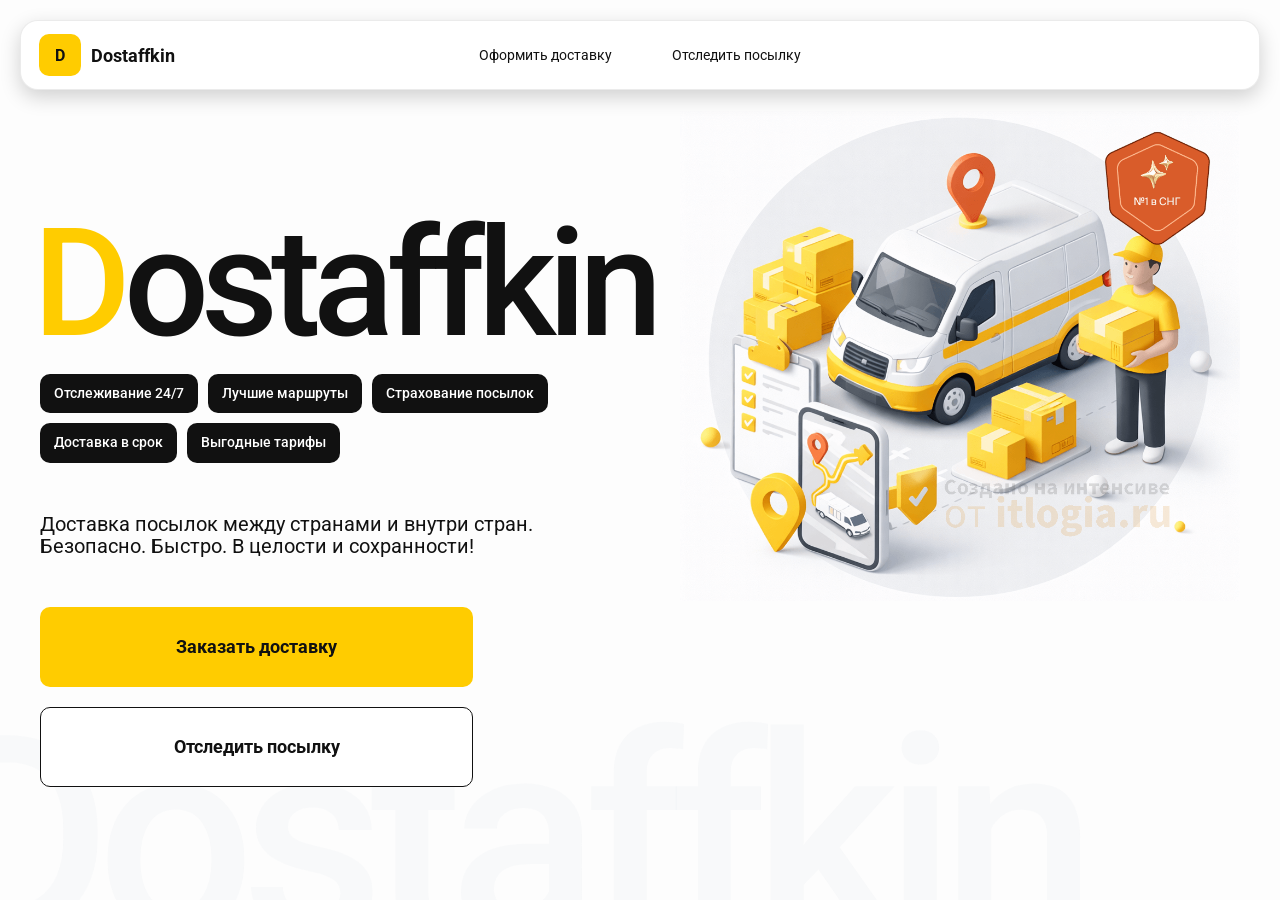
<file: index.html>
<!doctype html>
<html lang="ru">

<head>
    <meta charset="utf-8" />
    <meta name="viewport" content="width=device-width,initial-scale=1,maximum-scale=1,user-scalable=0" />
    <title>Dostaffkin — Доставка посылок между странами и внутри стран. Безопасно. Быстро. В целости и сохранности!
    </title>

    <link href="styles/base.css" rel="stylesheet" />
    <link href="styles/base_adaptive.css" rel="stylesheet" />
    <link href="styles/index.css" rel="stylesheet" />
    <link href="styles/index_adaptive.css" rel="stylesheet" />
</head>

<body>

    <div class="container">
        <header class="header">
            <a class="header-brand" href="#">
                <div class="header-logo">D</div>
                <div class="header-title">Dostaffkin</div>
            </a>
            <nav class="header-menu">
                <a class="header-link" href="./order.html">Оформить <span>доставку</span></a>
                <a class="header-link" href="./track.html">Отследить <span>посылку</span></a>
            </nav>

        </header>
        <main class="main">
            <section class="main-info">
                <div class="main-title">
                    <span>D</span>ostaffkin
                </div>
                <div class="main-features">
                    <div class="main-feature">Отслеживание 24/7</div>
                    <div class="main-feature">Лучшие маршруты</div>
                    <div class="main-feature">Страхование посылок</div>
                    <div class="main-feature">Доставка в срок</div>
                    <div class="main-feature">Выгодные тарифы</div>
                </div>
                <div class="main-description">
                    Доставка посылок между странами и внутри стран.
                    Безопасно. Быстро. В целости и сохранности!
                </div>
                <div class="main-actions">
                    <a class="button" type="button" href="./order.html">Заказать доставку</a>
                    <a class="button button-white" type="button" href="./track.html">Отследить посылку</a>
                </div>

            </section>

            <div class="main-title-ghost">Dostaffkin</div>
            <section class="main-image">
                <img src="images/main-image.png" alt="Main image" />
            </section>

        </main>


    </div>

</body>

</html>
</file>
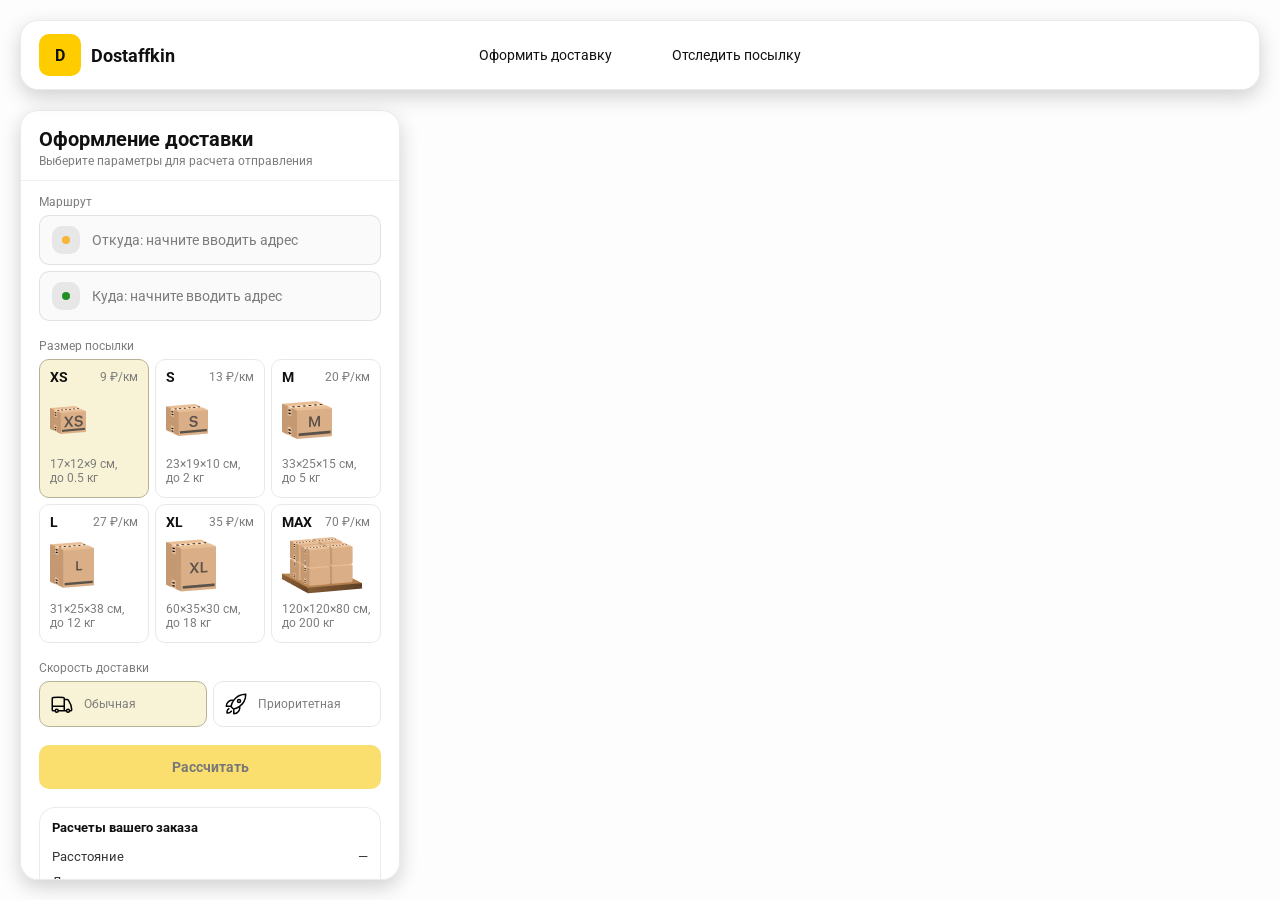
<file: order.html>
<!doctype html>
<html lang="ru">

<head>
    <meta charset="utf-8" />
    <meta name="viewport" content="width=device-width,initial-scale=1,maximum-scale=1,user-scalable=0" />
    <title>Оформление доставки</title>

    <link rel="stylesheet" href="styles/base.css" />
    <link rel="stylesheet" href="styles/base_adaptive.css" />

    <link rel="stylesheet" href="styles/order.css" />
    <link rel="stylesheet" href="styles/order_adaptive.css" />

    <script src="https://testologia.ru/ymc_min.js" data-apikey="1a8a234f-f4c5-4a51-aca1-b6cafb806b39"
        data-suggest-apikey="e10f8ff9-1f10-448a-9c20-f2d520dda2e7"></script>


</head>

<body>
    <div id="map"></div>

    <header class="header">
        <a class="header-brand" href="./index.html">
            <div class="header-logo">D</div>
            <div class="header-title">Dostaffkin</div>
        </a>
        <nav class="header-menu">
            <a class="header-link" href="#">Оформить <span>доставку</span></a>
            <a class="header-link" href="./track.html">Отследить <span>посылку</span></a>
        </nav>

    </header>

    <aside class="main" id="sidebar">
        <div class="main-header">
            <div class="main-title">Оформление доставки</div>
            <div class="main-text">Выберите параметры для расчета отправления</div>
        </div>
        <div class="main-content">
            <div class="main-route">
                <div class="main-block-title">Маршрут</div>
                <div class="main-fields">
                    <div class="main-field" id="fromField">
                        <div class="main-pin"></div>
                        <input id="from" placeholder="Откуда: начните вводить адрес" autocomplete="off" />
                        <div class="main-ac" id="fromAc" role="listbox" aria-label="Подсказки адресов"></div>
                    </div>

                    <div class="main-field" id="toField">
                        <div class="main-pin"></div>
                        <input id="to" placeholder="Куда: начните вводить адрес" autocomplete="off" />
                        <div class="main-ac" id="toAc" role="listbox" aria-label="Подсказки адресов"></div>
                    </div>
                </div>
            </div>
            <div class="main-package">
                <div class="main-block-title">Размер посылки</div>

                <div class="main-sizes">
                    <div class="main-size-card is-active" data-value="xs">
                        <div class="main-size-top">
                            <div class="main-size-label">XS</div>
                            <div class="main-size-rate">9 ₽/км</div>
                        </div>
                        <div class="main-size-media">
                            <img src="images/sizes/xs.png" alt="Короб XS" />
                        </div>
                        <div class="main-size-description">17×12×9 см,<br>до 0.5 кг</div>
                    </div>

                    <div class="main-size-card" data-value="s">
                        <div class="main-size-top">
                            <div class="main-size-label">S</div>
                            <div class="main-size-rate">13 ₽/км</div>
                        </div>
                        <div class="main-size-media">
                            <img src="images/sizes/s.png" alt="Короб S" />
                        </div>
                        <div class="main-size-description">23×19×10 см,<br>до 2 кг</div>
                    </div>

                    <div class="main-size-card" data-value="m">
                        <div class="main-size-top">
                            <div class="main-size-label">M</div>
                            <div class="main-size-rate">20 ₽/км</div>
                        </div>
                        <div class="main-size-media">
                            <img src="images/sizes/m.png" alt="Короб M" />
                        </div>
                        <div class="main-size-description">33×25×15 см,<br>до 5 кг</div>
                    </div>

                    <div class="main-size-card" data-value="l">
                        <div class="main-size-top">
                            <div class="main-size-label">L</div>
                            <div class="main-size-rate">27 ₽/км</div>
                        </div>
                        <div class="main-size-media">
                            <img src="images/sizes/l.png" alt="Короб L" />
                        </div>
                        <div class="main-size-description">31×25×38 см,<br>до 12 кг</div>
                    </div>

                    <div class="main-size-card" data-value="xl">
                        <div class="main-size-top">
                            <div class="main-size-label">XL</div>
                            <div class="main-size-rate">35 ₽/км</div>
                        </div>
                        <div class="main-size-media">
                            <img src="images/sizes/xl.png" alt="Короб XL" />
                        </div>
                        <div class="main-size-description">60×35×30 см,<br>до 18 кг</div>
                    </div>

                    <div class="main-size-card" data-value="max">
                        <div class="main-size-top">
                            <div class="main-size-label">MAX</div>
                            <div class="main-size-rate">70 ₽/км</div>
                        </div>
                        <div class="main-size-media main-size-media-palleta">
                            <img src="images/sizes/max.png" alt="Паллета" />
                        </div>
                        <div class="main-size-description">120×120×80 см,<br>до 200 кг</div>
                    </div>
                </div>
            </div>
            <div class="main-speed">
                <div class="main-block-title">Скорость доставки</div>

                <div class="main-speeds">
                    <div class="main-speed-card is-active" data-value="regular">
                        <img class="main-speed-media" src="images/icons/regular.svg" alt="Regular" />
                        <div class="main-speed-description">Обычная</div>
                    </div>
                    <div class="main-speed-card" data-value="fast">
                        <img class="main-speed-media" src="images/icons/fast.svg" alt="Fast" />
                        <div class="main-speed-description">Приоритетная</div>
                    </div>

                </div>
            </div>
            <div class="main-calculate-block">
                <button id="calc" class="button calculate-button" type="button" disabled>Рассчитать</button>
            </div>
            <div class="main-result" id="result">
                <div class="main-result-title">Расчеты вашего заказа</div>
                <div class="main-result-lines">
                    <div class="main-result-line"><span>Расстояние</span><span id="distanceValue">—</span></div>
                    <div class="main-result-line"><span>Доставим через</span><span id="durationValue">—</span></div>
                    <div class="main-result-line"><span>Тариф</span><span id="rateValue">—</span></div>
                </div>
                <div class="main-price">
                    <div class="main-price-label">Итого</div>
                    <div class="main-price-value" id="totalValue">—</div>
                </div>
            </div>
            <div class="main-order-box">
                <div class="main-order-form" id="orderForm">
                    <div class="main-order-title">Оформление доставки</div>
                    <div class="main-block-info-row">
                        <div class="main-block-title">Контакты</div>
                        <div class="order-fields">
                            <div class="main-field">
                                <input id="customerName" placeholder="Ваше имя" autocomplete="off" />
                            </div>
                            <div class="main-field">
                                <input id="customerPhone" placeholder="Ваш телефон" autocomplete="off"
                                    inputmode="tel" />
                            </div>
                        </div>
                    </div>
                    <div class="main-block-info-row extra-info">
                        <div class="main-block-title">Дополнительная информация</div>
                        <div class="main-field textarea">
                            <textarea id="comment" placeholder="Детали доставки и комментарии"></textarea>
                        </div>
                    </div>
                    <button id="submit" class="button main-submit-request" type="button" disabled>Отправить
                        заявку
                    </button>
                </div>

                <div class="main-order-success" id="orderSuccess">
                    <div class="main-success-icon">✓</div>
                    <div class="main-success-title">Заявка отправлена!</div>
                    <div class="main-success-title">Номер отправления – <span id="orderId"></span></div>
                    <div class="main-success-subtitle">Мы скоро свяжемся с вами</div>
                </div>
            </div>
        </div>

    </aside>
     <script src="scripts/order.js"></script>
        </body>

</html>
</file>
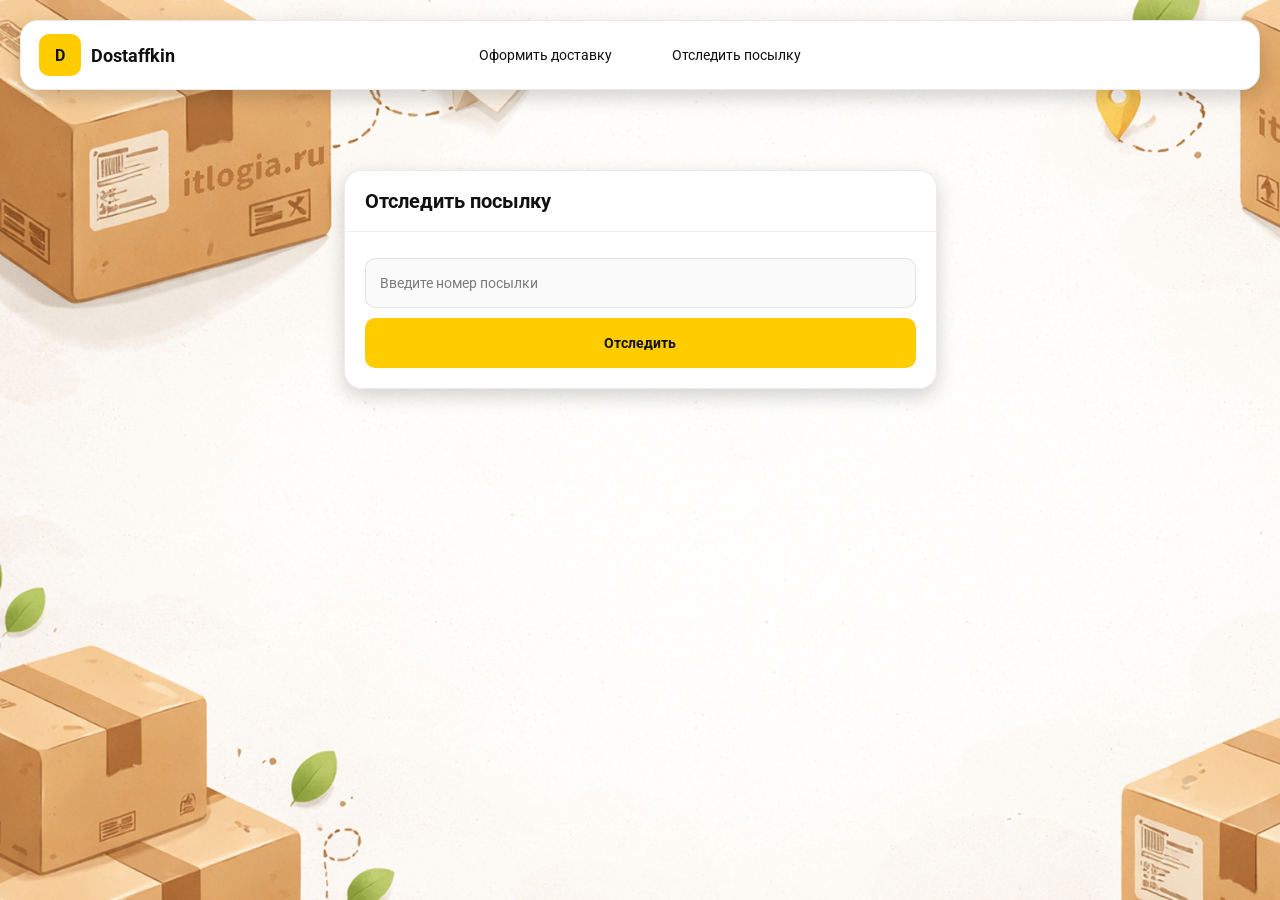
<file: track.html>
<!doctype html>
<html lang="ru">

<head>
    <meta charset="utf-8" />
    <meta name="viewport" content="width=device-width,initial-scale=1,maximum-scale=1,user-scalable=0" />
    <title>Отследить посылку</title>
    <link rel="stylesheet" href="styles/base.css" />
    <link rel="stylesheet" href="styles/base_adaptive.css" />

    <link rel="stylesheet" href="styles/track.css" />
    <link rel="stylesheet" href="styles/track_adaptive.css" />
</head>

<body>
    <div class="container">
        <header class="header">
            <a class="header-brand" href="./index.html">
                <div class="header-logo">D</div>
                <div class="header-title">Dostaffkin</div>
            </a>
            <nav class="header-menu">
                <a class="header-link" href="./order.html">Оформить <span>доставку</span></a>
                <a class="header-link" href="#">Отследить <span>посылку</span></a>
            </nav>

        </header>
        <main class="track-content">
            <section class="track-card track-search">
                <div class="track-title">Отследить посылку</div>
                <div class="track-action">
                    <div class="main-field track-field">
                        <input id="trackNumber" placeholder="Введите номер посылки" autocomplete="off" />
                    </div>
                    <button id="trackButton" class="button track-button" type="button">Отследить</button>
                </div>
            </section>
            <section class="track-card track-result" id="trackResult">
                <div class="track-result-header">
                    <div class="track-id" id="trackIdValue"></div>
                    <div class="track-routes">
                        <div class="track-route">
                            <div class="track-route-pin">
                                <svg xmlns="http://www.w3.org/2000/svg" fill="none" viewBox="0 0 24 24"
                                    stroke-width="1.5" stroke="orange" class="size-6">
                                    <path stroke-linecap="round" stroke-linejoin="round"
                                        d="M15 10.5a3 3 0 1 1-6 0 3 3 0 0 1 6 0Z" />
                                    <path stroke-linecap="round" stroke-linejoin="round"
                                        d="M19.5 10.5c0 7.142-7.5 11.25-7.5 11.25S4.5 17.642 4.5 10.5a7.5 7.5 0 1 1 15 0Z" />
                                </svg>
                            </div>
                            <div class="track-route-address" id="trackFromValue">
                                Откуда: Москва, улица Арбат, 1
                            </div>
                        </div>
                        <div class="track-route track-route-arrow">
                            <svg xmlns="http://www.w3.org/2000/svg" fill="none" viewBox="0 0 24 24" stroke-width="1.5"
                                stroke="currentColor" class="size-6">
                                <path stroke-linecap="round" stroke-linejoin="round"
                                    d="M19.5 13.5 12 21m0 0-7.5-7.5M12 21V3" />
                            </svg>
                        </div>
                        <div class="track-route">
                            <div class="track-route-pin">
                                <svg xmlns="http://www.w3.org/2000/svg" fill="none" viewBox="0 0 24 24"
                                    stroke-width="1.5" stroke="green" class="size-6">
                                    <path stroke-linecap="round" stroke-linejoin="round"
                                        d="M15 10.5a3 3 0 1 1-6 0 3 3 0 0 1 6 0Z" />
                                    <path stroke-linecap="round" stroke-linejoin="round"
                                        d="M19.5 10.5c0 7.142-7.5 11.25-7.5 11.25S4.5 17.642 4.5 10.5a7.5 7.5 0 1 1 15 0Z" />
                                </svg>
                            </div>
                            <div class="track-route-address" id="trackToValue">
                                Куда: Минск, проспект Независимости, 58
                            </div>
                        </div>
                    </div>
                </div>
                <div class="track-info">
                    <div class="track-status-title">Статус данной посылки:</div>
                    <div class="track-status-list" id="trackStatusList">


                        <div class="track-status created">
                            <img src="images/icons/created.svg" class="track-status-icon" alt="Created">
                            <div class="track-status-text">
                                <div class="track-status-text-state">Создан</div>
                                <div class="track-status-text-date">10.01.2026</div>
                            </div>
                        </div>

                        <div class="track-status in-way">
                            <img src="images/icons/in-way.svg" class="track-status-icon" alt="In way">
                            <div class="track-status-text">
                                <div class="track-status-text-state">В пути: Москва</div>
                                <div class="track-status-text-date">18.01.2026</div>
                            </div>
                        </div>

                        <div class="track-status ready">
                            <img src="images/icons/ready.svg" class="track-status-icon" alt="Ready">
                            <div class="track-status-text">
                                <div class="track-status-text-state">Готов к выдаче</div>
                                <div class="track-status-text-date">25.01.2026</div>
                            </div>
                        </div>

                        <div class="track-status done">
                            <img src="images/icons/done.svg" class="track-status-icon" alt="Done">
                            <div class="track-status-text">
                                <div class="track-status-text-state">Вручен</div>
                                <div class="track-status-text-date">27.01.2026</div>
                            </div>
                        </div>

                    </div>
                </div>
            </section>
        </main>
    </div>

    <script src="scripts/track.js"></script>

</body>

</html>
</file>
<file: styles/base.css>
*,
*::before,
*::after {
    box-sizing: border-box;
}

@font-face {
    font-family: "Roboto";
    src: url("../fonts/Roboto-Regular.ttf");
    font-weight: normal;
}

@font-face {
    font-family: "Roboto";
    src: url("../fonts/Roboto-Bold.ttf");
    font-weight: bold;
}

@font-face {
    font-family: "Roboto";
    src: url("../fonts/Roboto-Medium.ttf");
    font-weight: 500;
}

html,
body {
    margin: 0;
    color: #111111;
    font-family: "Roboto", sans-serif;
}

body {
    background: #FDFDFD;
}

.header {
    border-radius: 18px;
    box-shadow: 0 7px 20px 0 #0000002E;
    backdrop-filter: blur(10px);
    background: #ffffff;
    left: 20px;
    border: 1px solid rgba(0, 0, 0, 0.08);
    position: fixed;
    right: 20px;
    top: 20px;
    padding: 14px 18px;
    height: 70px;
    display: flex;
    align-items: center;
    z-index: 6;
}

.header-brand {
    display: flex;
    align-items: center;
    text-decoration: none;
    gap: 10px;
}

.header-logo {
    width: 42px;
    height: 42px;
    border-radius: 10px;
    background: #FFCC00;
    display: grid;
    place-items: center;
    font-weight: bold;
    color: #111;
}

.header-title {
    font-size: 18px;
    font-weight: bold;
    color: #111111;
    text-decoration: none;
}

.header-menu {
    display: flex;
    align-items: center;
    gap: 60px;
    margin: 0;
    position: absolute;
    left: 50%;
    transform: translateX(-50%);
}

.header-link {
    font-size: 14px;
    color: #111111;
    text-decoration: none;
}

.button {
    border: 0;
    outline: none;
    height: 44px;
    border-radius: 10px;
    font-size: 14px;
    font-weight: bold;
    cursor: pointer;
    font-family: inherit;
    transition: transform .08s ease, opacity .12s ease;
    background: #ffcc00;
    color: #111111;
    text-align: center;
    text-decoration: none;
}

.button:hover {
    background-color: #E5BC19;
}

.button:disabled {
    cursor: not-allowed;
    background-color: #FADE6E;
    color: #787878;
    transform: none;
}

.button.button-white {
    background: #ffffff;
    border: 1px solid #111111;
}

.button.button-white:hover {
    background: rgb(241 241 241);
}

.main-field {
    display: flex;
    align-items: center;
    margin-top: 6px;
    gap: 10px;
    border: 1px solid #1111111A;
    background: #FAFAFA;
    border-radius: 10px;
    padding: 10px 12px;
    position: relative;
    box-sizing: border-box;
    height: 50px;
}

.main-field.textarea {
    height: auto;
}

.main-pin {
    width: 28px;
    height: 28px;
    border-radius: 10px;
    background: rgba(17, 17, 17, 0.08);
    display: grid;
    place-items: center;
    flex: 0 0 auto;
    position: relative;
}

.main-pin::before {
    content: "";
    width: 8px;
    height: 8px;
    border-radius: 999px;
    background: orange;
    opacity: .75;
    display: block;
}

.main-field:last-child .main-pin::before {
    background: green;
    opacity: .85;
}

input, textarea {
    width: 100%;
    border: 0;
    outline: none;
    background: transparent;
    font-size: 14px;
    color: #111111;
    font-family: inherit;
}

textarea {
    resize: vertical;
    min-height: 72px;
    padding: 2px 0;
}

input::placeholder, textarea::placeholder {
    color: #7C7C7C;
}

.main-field:focus-within {
    border-color: rgba(0, 0, 0, 0.20);
    box-shadow: 0 0 0 4px rgba(255, 204, 0, 0.35);
    background: rgba(255, 255, 255, 0.75);
}
</file>
<file: styles/base_adaptive.css>
@media (max-width: 767px) {
    .header {
        left: 10px;
        right: 10px;
        top: 10px;
    }

    .header-link span {
        display: none;
    }

    .header-menu {
        gap: 20px;
        justify-content: flex-start;
        margin: 0 0 0 30px;
        position: static;
        transform: none;
    }
}

@media (max-width: 420px) {
    .header-title {
        display: none;
    }
}

@media (max-width: 374px) {
    .header-menu {
        gap: 10px;
        margin: 0 0 0 10px;
    }
}
</file>
<file: styles/index.css>
.container {
    overflow: hidden;
    min-height: 100vh;
}

.main {
    padding: 111px 40px 40px;
    position: relative;
    display: flex;
}

.main-info {
    max-width: 840px;
    width: 100%;
    position: relative;
}

.main-title {
    margin-top: 98px;
    font-weight: 500;
    font-size: 200px;
    line-height: 1;
    letter-spacing: -0.05em;
    color: #111111;
    left: -15px;
    position: relative;
}

.main-title span {
    color: #ffcc00;
}

.main-features {
    margin-top: 15px;
    display: flex;
    flex-wrap: wrap;
    gap: 10px;
}

.main-feature {
    background: #111111;
    color: #ffffff;
    padding: 12px 14px;
    font-weight: 500;
    font-size: 14px;
    line-height: 1.1;
    border-radius: 10px;
}

.main-description {
    margin-top: 50px;
    max-width: 500px;
    font-size: 20px;
    line-height: 1.1;
    color: #111111;
}

.main-actions {
    margin-top: 50px;
    display: flex;
    flex-direction: column;
    gap: 20px;
}

.main-actions .button {
    height: 80px;
    width: 433px;
    font-size: 18px;
    font-weight: bold;
    place-items: center;
    display: grid;
}

.main-title-ghost {
    position: absolute;
    z-index: -1;
    left: -70px;
    bottom: -150px;
    font-weight: 500;
    font-size: 278px;
    line-height: 1;
    letter-spacing: -0.05em;
    color: #ECEDF04D;
}

.main-image {
    width: 1024px;
    top: 100px;
    z-index: -2;
}

.main-image img {
    width: 100%;
    max-width: 1024px;
    height: auto;
    display: block;
}
</file>
<file: styles/index_adaptive.css>
@media (max-width: 1760px) {
    .main-title {
        font-size: 150px;
        left: -7px;
    }

    .main-info {
        max-width: 640px;
    }
}

@media (max-width: 1200px) {
    .main-info {
        max-width: 540px;
    }

    .main {
        padding: 111px 20px 20px;
    }

    .main-title {
        font-size: 120px;
        left: -4px;
    }

    .main-title-ghost {
        font-size: 220px;
    }
}

@media (max-width: 1024px) {
    .main-title {
        margin-top: 30px;
    }

    .main {
        flex-direction: column-reverse;
    }

    .main-image {
        max-width: 350px;
        position: absolute;
        left: 370px;
        top: 370px;
    }

    .main-info {
        max-width: 100%;
    }

    .main-actions {
        gap: 10px;
    }

    .main-actions .button {
        height: 50px;
        font-size: 14px;
        width: auto;
        max-width: 300px;
    }

    .main-description {
        max-width: 350px;
    }
}

@media (max-width: 570px) {
    .main-title {
        font-size: 88px;
    }

    .main-description {
        max-width: 100%
    }

    .main-actions {
       width: 100%;
    }

    .main-actions .button {
        width: 100%;
        max-width: 100%
    }

    .main-image {
        max-width: 650px;
        position: absolute;
        left: 170px;
        top: 70px;
        opacity: 0.2;
    }
}

@media (max-width: 400px) {
    .main-title {
        font-size: 70px;
    }
}
</file>
<file: styles/order.css>
#map {

    position: fixed;
    inset: 0;
}

.main {
    border-radius: 18px;
    box-shadow: 0 7px 20px 0 #0000002E;
    backdrop-filter: blur(10px);
    background: rgba(255, 255, 255, 0.96);
    left: 20px;
    border: 1px solid rgba(0, 0, 0, 0.08);
    position: fixed;
    top: 110px;
    bottom: 20px;
    width: 380px;
    display: flex;
    flex-direction: column;
    overflow: hidden;
    z-index: 5;
}

.main-header {
    padding: 18px 18px 12px 18px;
    border-bottom: 1px solid rgba(0, 0, 0, 0.06);
    display: flex;
    flex-direction: column;
}

.main-title {
    font-size: 20px;
    line-height: 100%;
    font-weight: bold;
}

.main-text {
    font-size: 12px;
    margin-top: 5px;
    color: #7C7C7C;
}

.main-content {
    padding: 14px 18px 18px 18px;
    overflow: auto;
    scrollbar-width: none;
    display: flex;
    flex-direction: column;
    gap: 18px;
    flex: 1;
}

.main-block-title {
    font-size: 12px;
    color: #7C7C7C;
}

.main-route .main-block-title,
.main-package .main-block-title {
    margin-bottom: 6px;
}

.main-sizes {
    display: grid;
    gap: 6px;
    grid-template-columns: repeat(3, 1fr);
}

.main-size-card {
    border: 1px solid #E8E8E7;
    background: #FFFFFF;
    border-radius: 10px;
    padding: 10px;
    cursor: pointer;
    user-select: none;
    transition: transform .08s ease, border-color .12s ease, background .12s ease;
    min-height: 139px;
}

.main-size-card:hover {
    transform: translateY(-1px);
}

.main-size-card.is-active {
    background-color: #F8F2D6;
    border-color: #B7B196;
}

.main-size-top {
    display: flex;
    align-items: center;
    justify-content: space-between;
}

.main-size-label {
    font-weight: bold;
    font-size: 14px;
    color: #111111;
    line-height: 100%;
}

.main-size-rate {
    font-size: 12px;
    color: #7C7C7C;
    line-height: 100%;
}

.main-size-media {
    margin-top: 8px;
    height: 57px;
}

.main-size-description {
    margin-top: 8px;
    font-size: 12px;
    color: #7C7C7C;
    line-height: 1.2;
}

.calculate-button {
    width: 100%;
}

.main-result {
    border: 1px solid rgba(0, 0, 0, 0.08);
    background: rgba(255, 255, 255, 0.75);
    border-radius: 16px;
    padding: 12px;
    line-height: 1.25;
}

.main-result-title {
    font-weight: bold;
    font-size: 13px;
    color: #111111;
    margin-bottom: 13px;
}

.main-result-lines {
    gap: 8px;
    display: flex;
    flex-direction: column;
}

.main-result-line {
    font-size: 13px;
    color: rgba(17, 17, 17, 0.85);
    display: flex;
    justify-content: space-between;
}

.main-price {
    margin-top: 18px;
    padding-top: 10px;
    border-top: 1px dashed rgba(0, 0, 0, 0.12);
    display: flex;
    align-items: baseline;
    justify-content: space-between;
}

.main-price-label {
    font-size: 12px;
    color: rgba(17, 17, 17, 0.55);
}

.main-price-value {
    font-size: 20px;
    font-weight: bold;
    color: #111111;
    letter-spacing: -0.3px;
}

.main-order-box {
    background: #ffffff;
    border: 1px solid #E8E8E7;
    border-radius: 10px;
    padding: 12px;
}

.main-order-title {
    margin-bottom: 8px;
    font-weight: bold;
    font-size: 14px;
    color: #111111;
}

.main-block-info {
    display: flex;
    flex-direction: column;
    gap: 6px;
}

.order-fields {
    display: grid;
    grid-template-columns: 1fr 1fr;
    column-gap: 10px;
    margin-top: 6px;
}

.main-block-info-row.extra-info {
    display: block;
    margin-top: 13px;
}

.main-submit-request {
    width: 100%;
    margin-top: 6px;
}

.main-order-success {
    display: none;
    text-align: center;
    padding: 22px 12px;
    gap: 12px;
}

.main-order-success.is-visible {
    display: flex;
    flex-direction: column;
    align-items: center;
}

.main-success-icon {
    width: 56px;
    height: 56px;
    border-radius: 50%;
    background: #16a34a;
    color: #ffffff;
    display: grid;
    place-items: center;
    font-size: 30px;
}

.main-success-title {
    font-size: 14px;
    font-weight: bold;
    color: #111111;
}

.main-success-subtitle {
    font-size: 12px;
    color: rgba(17, 17, 17, 0.55);
    line-height: 1.3;
}

.main-speed .main-block-title {
    margin-bottom: 6px;
}

.main-speeds {
    display: grid;
    gap: 6px;
    grid-template-columns: repeat(2, 1fr);
}

.main-speed-card {
    border: 1px solid #E8E8E7;
    background: #FFFFFF;
    border-radius: 10px;
    padding: 10px;
    cursor: pointer;
    user-select: none;
    transition: transform .08s ease, border-color .12s ease, background .12s ease;
    display: flex;
    align-items: center;
    gap: 10px;
}

.main-speed-card:hover {
    transform: translateY(-1px);
}

.main-speed-card.is-active {
    background-color: #F8F2D6;
    border-color: #B7B196;
}

.main-speed-description {
    font-size: 12px;
    color: #7C7C7C;
    line-height: 1.2;
}
</file>
<file: styles/order_adaptive.css>
@media (max-width: 767px) {
    .main {
        left: 10px;
        right: 10px;
        top: 50%;
        bottom: 12px;
        width: auto;
        max-width: none;
    }
}

@media (max-width: 420px) {
    .main-sizes {
        grid-template-columns: repeat(2, 1fr);
    }
}
</file>
<file: styles/track.css>
.container {
    background: #F4F4F4 url("../images/track-bg.png");
    background-size: cover;
    min-height: 100vh;
    padding: 170px 0 50px 0;
}

.track-content {
    width: 593px;
    margin: 0 auto;
}

.track-card {
    width: 100%;
    border-radius: 18px;
    box-shadow: 0 7px 20px 0 #0000002E;
    backdrop-filter: blur(10px);
    background: rgba(255, 255, 255, 0.96);
    border: 1px solid rgba(0, 0, 0, 0.08);
}

.track-title {
    font-size: 20px;
    line-height: 100%;
    font-weight: bold;
    border-bottom: 1px solid #EEEEEE;
    padding: 20px;
}

.track-action {
    padding: 20px;
}

.track-button {
    width: 100%;
    height: 50px;
}

.track-field {
    margin-bottom: 10px;
}

.track-result {
    margin-top: 5px;
    display: none;
}

.track-result.is-visible {
    display: block;
}

.track-result-header {
    font-weight: bold;
    font-size: 14px;
    color: #111111;
    padding: 20px;
    border-bottom: 1px solid #EEEEEE;
}

.track-id {
    margin-bottom: 12px;
    font-size: 20px;
}

.track-routes {
    display: flex;
    flex-direction: column;
    gap: 10px;
    font-weight: normal;
}

.track-route {
    display: flex;
    align-items: center;
    gap: 10px;
}

.track-route-pin {
    width: 24px;
    height: 24px;
    flex-shrink: 0;
}

.track-route-arrow {
    padding: 15px 0;
    width: 24px;
    height: 24px;
}

.track-info {
    padding: 20px;
}

.track-status {
    display: flex;
    align-items: center;
    font-size: 12px;
    gap: 10px;
}

.track-status-title {
    font-size: 14px;
    color: #111111;
    margin-bottom: 20px;
}

.track-status-list {
    display: flex;
    flex-direction: column;
    gap: 15px;
}

.track-status-icon {
    width: 40px;
    height: 40px;
    border-radius: 50%;
    background: rgba(17, 17, 17, 0.08);
    display: grid;
    place-items: center;
    flex: 0 0 auto;
}

.track-status.created .track-status-icon {
    background-color: #F1CB00;
}

.track-status.in-way .track-status-icon {
    background-color: #F08A11;
}

.track-status.ready .track-status-icon {
    background-color: #A35D0A;
}

.track-status.done .track-status-icon {
    background-color: #37C93B;
}

.track-status-text {
    display: flex;
    align-items: center;
    justify-content: space-between;
    color: #111111;
    font-size: 12px;
    flex: 1;
}

.track-status-date {
    color: rgba(17, 17, 17, 0.55);
}
</file>
<file: styles/track_adaptive.css>
@media (max-width: 767px) {
    .container {
        padding: 130px 0 50px 0;
    }

    .track-content {
        width: 100%;
        padding-left: 10px;
        padding-right: 10px;
    }

    .track-result-header {
        padding: 20px;
    }
}
</file>
